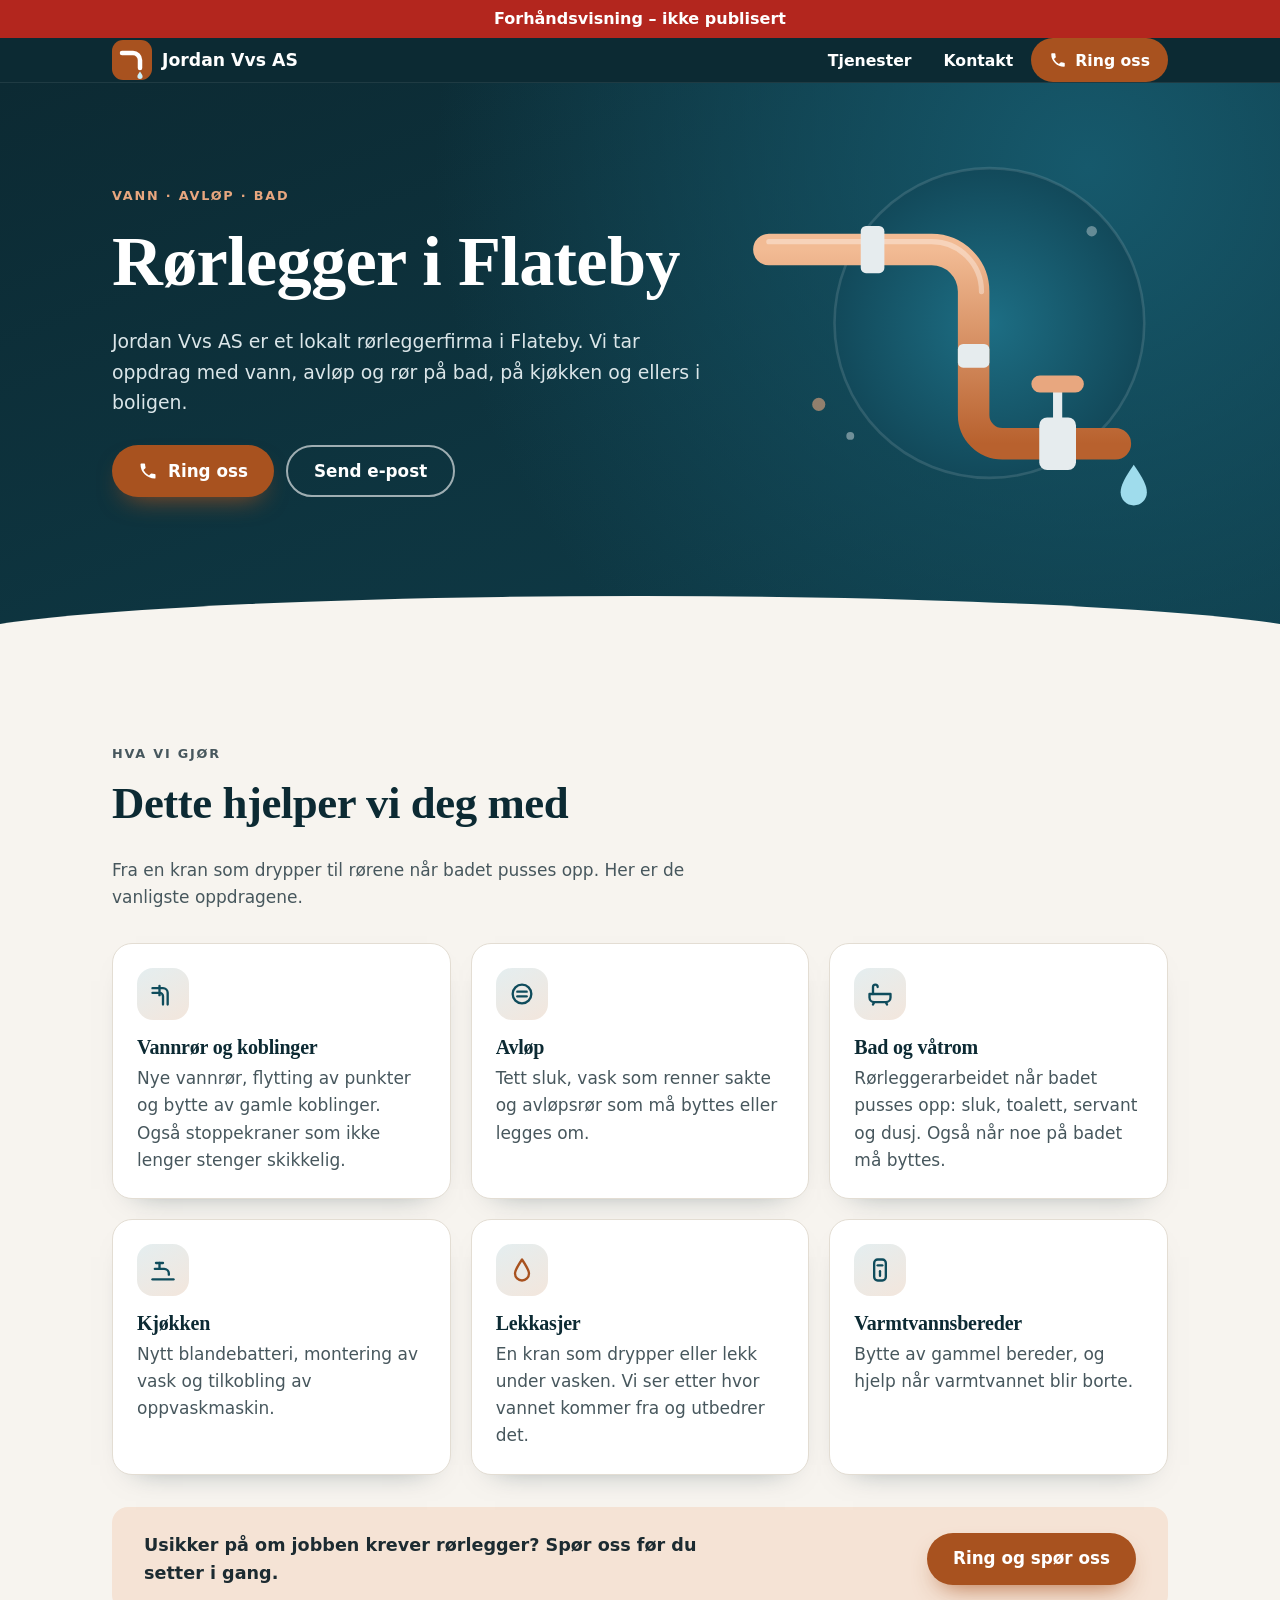
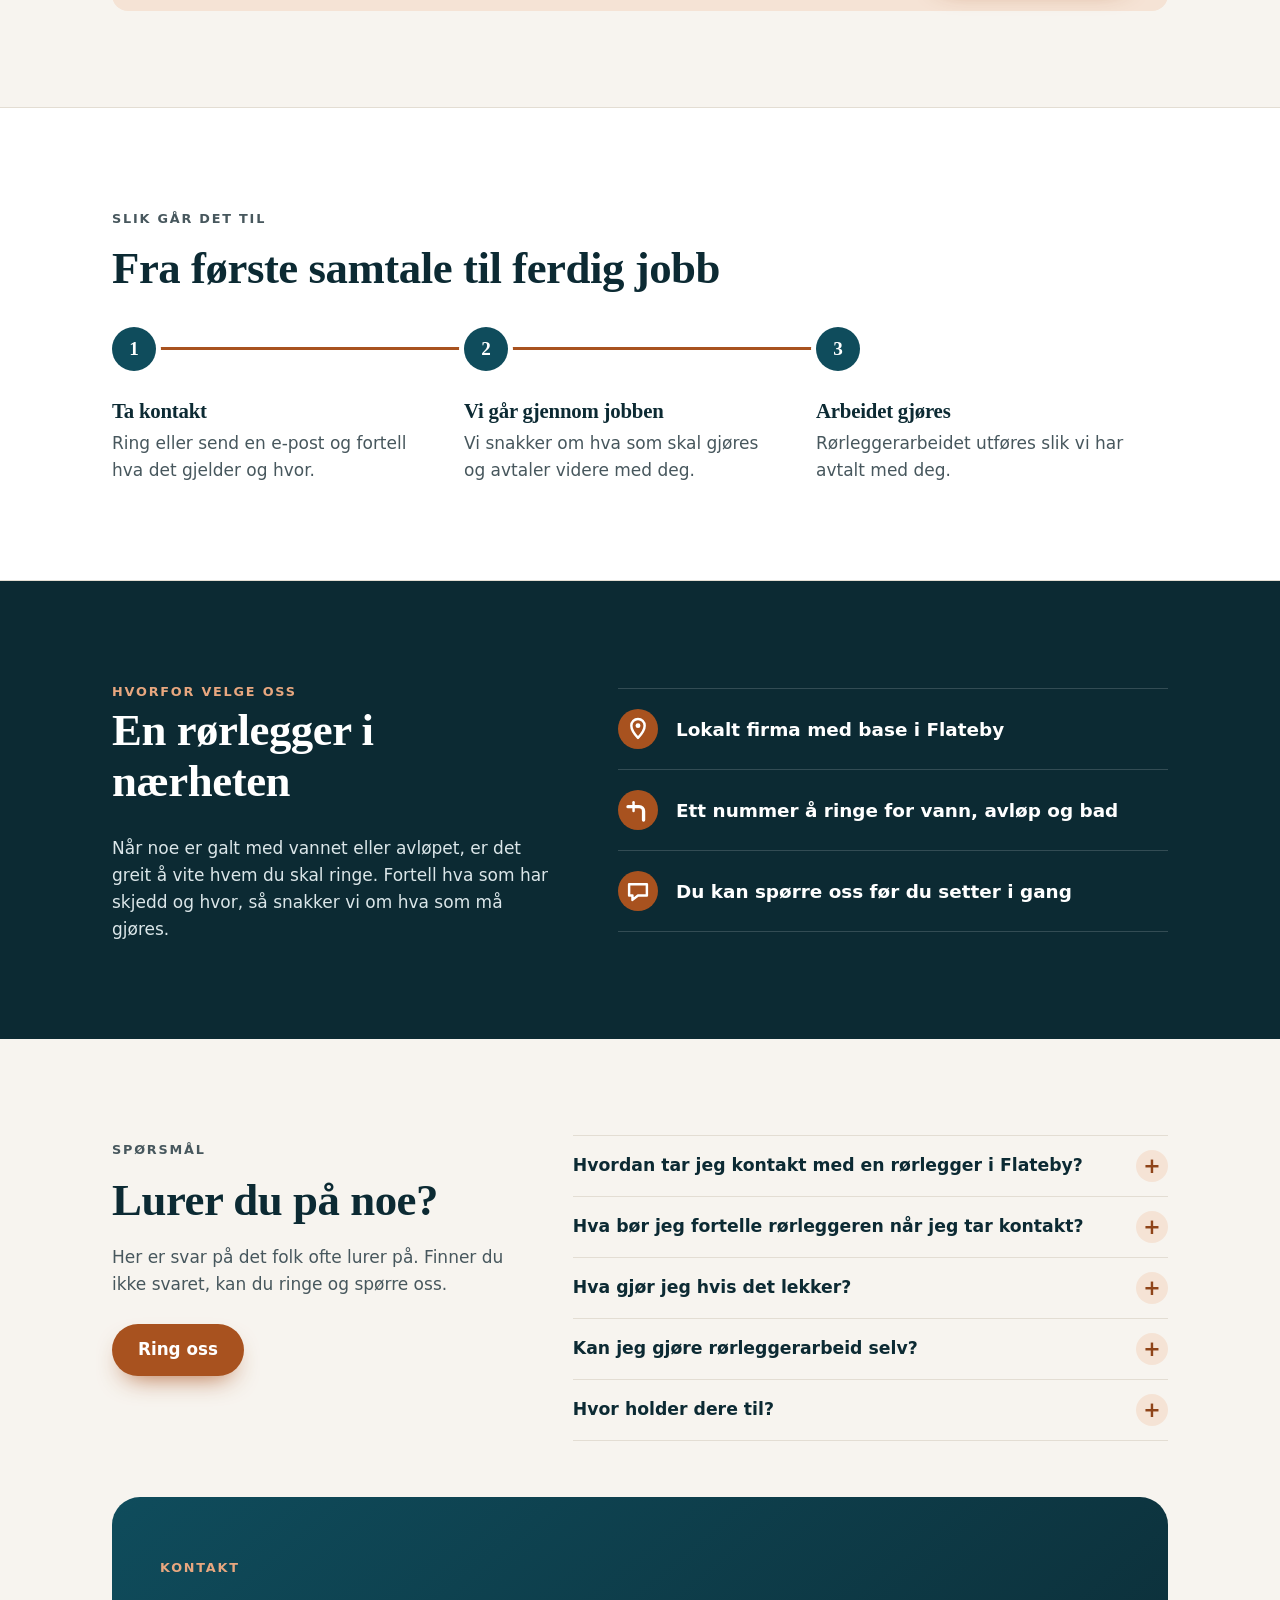
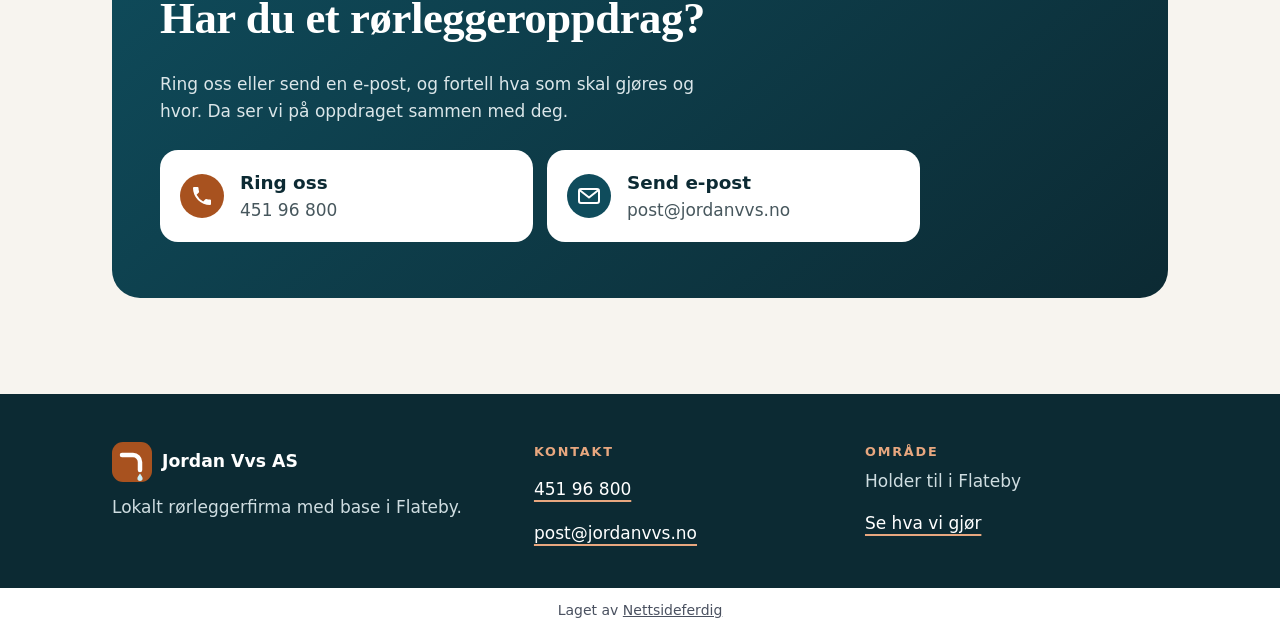
<file: index.html>
<!doctype html>
<html lang="nb">
<head>
<meta charset="utf-8">
<meta name="viewport" content="width=device-width, initial-scale=1">
<title>Rørlegger i Flateby | Jordan Vvs AS</title>
<meta name="description" content="Jordan Vvs AS utfører rørleggerarbeid i Flateby. Ta kontakt på telefon eller e-post og fortell hva som skal gjøres.">
<link rel="canonical" href="https://andersmathisen7-design.github.io/side-jordan-vvs-as-4c82f648/">
<meta property="og:type" content="website">
<meta property="og:locale" content="nb_NO">
<meta property="og:site_name" content="Jordan Vvs AS">
<meta property="og:title" content="Rørlegger i Flateby | Jordan Vvs AS">
<meta property="og:description" content="Jordan Vvs AS utfører rørleggerarbeid i Flateby. Ta kontakt på telefon eller e-post og fortell hva som skal gjøres.">
<meta property="og:url" content="https://andersmathisen7-design.github.io/side-jordan-vvs-as-4c82f648/">
<meta http-equiv="Content-Security-Policy" content="default-src 'none'; style-src 'self'; img-src 'self'; manifest-src 'self'; worker-src 'self'; script-src 'self'">
<link rel="stylesheet" href="./style.css">
<meta name="theme-color" content="#0f4c5c">
<link rel="manifest" href="./manifest.webmanifest">
<link rel="icon" href="./icon.svg" type="image/svg+xml">
<script src="./pwa.js" defer></script>
<meta name="robots" content="noindex,nofollow">
<script type="application/ld+json">{"@context":"https://schema.org","@type":"Plumber","name":"Jordan Vvs AS","description":"Jordan Vvs AS utfører rørleggerarbeid i Flateby. Ta kontakt på telefon eller e-post og fortell hva som skal gjøres.","email":"post@jordanvvs.no","areaServed":"Flateby","url":"https://andersmathisen7-design.github.io/side-jordan-vvs-as-4c82f648","telephone":"451 96 800"}</script>
</head>
<body>
<div class="forhandsstripe">Forhåndsvisning – ikke publisert</div>
<header class="topp"><div class="wrap topp-inner"><a class="merke" href="./"><svg class="logo" viewBox="0 0 40 40" aria-hidden="true"><rect width="40" height="40" rx="11" fill="#a8521f"/><path d="M10 13h11a7 7 0 0 1 7 7v8" fill="none" stroke="#ffffff" stroke-width="4.5" stroke-linecap="round"/><path d="M28 31.5c-1.8 2.6-2.6 3.8-2.6 4.8a2.6 2.6 0 0 0 5.2 0c0-1-.8-2.2-2.6-4.8z" fill="#cdeef6"/></svg><span>Jordan Vvs AS</span></a><nav aria-label="Hovedmeny"><ul class="meny"><li><a href="./#tjenester">Tjenester</a></li><li><a href="./#kontakt">Kontakt</a></li><li><a class="meny-ring" href="tel:45196800"><svg viewBox="0 0 24 24" aria-hidden="true"><path d="M6.6 10.8a15.2 15.2 0 0 0 6.6 6.6l2.2-2.2a1 1 0 0 1 1-.25 11.4 11.4 0 0 0 3.6.57 1 1 0 0 1 1 1V20a1 1 0 0 1-1 1A17 17 0 0 1 3 4a1 1 0 0 1 1-1h3.5a1 1 0 0 1 1 1c0 1.25.2 2.45.57 3.6a1 1 0 0 1-.25 1z" fill="#ffffff"/></svg><span>Ring<span class="ring-ekstra"> oss</span></span></a></li></ul></nav></div></header>
<main>
<section class="hero"><div class="wrap hero-grid"><div><p class="etikett">Vann · avløp · bad</p><h1>Rørlegger i Flateby</h1><p class="ingress">Jordan Vvs AS er et lokalt rørleggerfirma i Flateby. Vi tar oppdrag med vann, avløp og rør på bad, på kjøkken og ellers i boligen.</p><div class="knapper"><a class="knapp knapp-hoved" href="tel:45196800"><svg viewBox="0 0 24 24" aria-hidden="true"><path d="M6.6 10.8a15.2 15.2 0 0 0 6.6 6.6l2.2-2.2a1 1 0 0 1 1-.25 11.4 11.4 0 0 0 3.6.57 1 1 0 0 1 1 1V20a1 1 0 0 1-1 1A17 17 0 0 1 3 4a1 1 0 0 1 1-1h3.5a1 1 0 0 1 1 1c0 1.25.2 2.45.57 3.6a1 1 0 0 1-.25 1z" fill="#ffffff"/></svg>Ring oss</a><a class="knapp knapp-linje" href="mailto:post@jordanvvs.no">Send e-post</a></div></div><div class="hero-bilde"><svg viewBox="0 0 320 280" aria-hidden="true"><defs><linearGradient id="kobber" x1="0" y1="0" x2="0" y2="1"><stop offset="0" stop-color="#f2bb94"/><stop offset="1" stop-color="#b8612e"/></linearGradient><radialGradient id="glod" cx="0.5" cy="0.5" r="0.5"><stop offset="0" stop-color="#1d6e84"/><stop offset="1" stop-color="#12495a"/></radialGradient></defs><circle cx="190" cy="128" r="118" fill="url(#glod)"/><circle cx="190" cy="128" r="118" fill="none" stroke="#ffffff" stroke-opacity="0.12" stroke-width="2"/><path d="M22 72H146a32 32 0 0 1 32 32V198a22 22 0 0 0 22 22H286" fill="none" stroke="url(#kobber)" stroke-width="24" stroke-linecap="round"/><path d="M22 66H146a38 38 0 0 1 38 38" fill="none" stroke="#ffffff" stroke-opacity="0.35" stroke-width="4" stroke-linecap="round"/><rect x="92" y="54" width="18" height="36" rx="4" fill="#e6ecee"/><rect x="166" y="144" width="24" height="18" rx="4" fill="#e6ecee"/><rect x="228" y="200" width="28" height="40" rx="6" fill="#e6ecee"/><line x1="242" y1="200" x2="242" y2="178" stroke="#e6ecee" stroke-width="7" stroke-linecap="round"/><rect x="222" y="168" width="40" height="13" rx="6.5" fill="#e8a77f"/><path d="M300 236c-7 10-10 16-10 21a10 10 0 0 0 20 0c0-5-3-11-10-21z" fill="#9fdcec"/><circle cx="60" cy="190" r="5" fill="#e8a77f" fill-opacity="0.6"/><circle cx="84" cy="214" r="3" fill="#ffffff" fill-opacity="0.4"/><circle cx="268" cy="58" r="4" fill="#ffffff" fill-opacity="0.35"/></svg></div></div></section><section class="seksjon" id="tjenester" aria-labelledby="tjenester-tittel"><div class="wrap"><div class="seksjon-topp"><p class="etikett">Hva vi gjør</p><h2 id="tjenester-tittel">Dette hjelper vi deg med</h2><p>Fra en kran som drypper til rørene når badet pusses opp. Her er de vanligste oppdragene.</p></div><ul class="kort-grid"><li class="kort"><div class="ikon" aria-hidden="true"><svg viewBox="0 0 24 24"><g fill="none" stroke="#0f4c5c" stroke-width="2" stroke-linecap="round" stroke-linejoin="round"><path d="M3 7h9a4 4 0 0 1 4 4v10"/><path d="M3 11h6a3 3 0 0 1 3 3v7"/><path d="M9 5v8"/></g></svg></div><h3>Vannrør og koblinger</h3><p>Nye vannrør, flytting av punkter og bytte av gamle koblinger. Også stoppekraner som ikke lenger stenger skikkelig.</p></li><li class="kort"><div class="ikon" aria-hidden="true"><svg viewBox="0 0 24 24"><g fill="none" stroke="#0f4c5c" stroke-width="2" stroke-linecap="round" stroke-linejoin="round"><circle cx="12" cy="12" r="8"/><path d="M8 10h8"/><path d="M8 14h8"/></g></svg></div><h3>Avløp</h3><p>Tett sluk, vask som renner sakte og avløpsrør som må byttes eller legges om.</p></li><li class="kort"><div class="ikon" aria-hidden="true"><svg viewBox="0 0 24 24"><g fill="none" stroke="#0f4c5c" stroke-width="2" stroke-linecap="round" stroke-linejoin="round"><path d="M3 12h18v3a4 4 0 0 1-4 4H7a4 4 0 0 1-4-4z"/><path d="M6 12V6a2 2 0 0 1 4 0"/><path d="M7 19l-1 2"/><path d="M17 19l1 2"/></g></svg></div><h3>Bad og våtrom</h3><p>Rørleggerarbeidet når badet pusses opp: sluk, toalett, servant og dusj. Også når noe på badet må byttes.</p></li><li class="kort"><div class="ikon" aria-hidden="true"><svg viewBox="0 0 24 24"><g fill="none" stroke="#0f4c5c" stroke-width="2" stroke-linecap="round" stroke-linejoin="round"><path d="M5 11h8a4 4 0 0 1 4 4v1"/><path d="M9 11V6"/><path d="M6 6h6"/><path d="M3 20h18"/></g></svg></div><h3>Kjøkken</h3><p>Nytt blandebatteri, montering av vask og tilkobling av oppvaskmaskin.</p></li><li class="kort"><div class="ikon" aria-hidden="true"><svg viewBox="0 0 24 24"><g fill="none" stroke="#a8521f" stroke-width="2" stroke-linecap="round" stroke-linejoin="round"><path d="M12 3c-4 6-6 9-6 12a6 6 0 0 0 12 0c0-3-2-6-6-12z"/></g></svg></div><h3>Lekkasjer</h3><p>En kran som drypper eller lekk under vasken. Vi ser etter hvor vannet kommer fra og utbedrer det.</p></li><li class="kort"><div class="ikon" aria-hidden="true"><svg viewBox="0 0 24 24"><g fill="none" stroke="#0f4c5c" stroke-width="2" stroke-linecap="round" stroke-linejoin="round"><rect x="7" y="3" width="10" height="18" rx="3"/><path d="M10 8h4"/><path d="M12 13v4"/></g></svg></div><h3>Varmtvannsbereder</h3><p>Bytte av gammel bereder, og hjelp når varmtvannet blir borte.</p></li></ul><div class="tjeneste-bunn"><p>Usikker på om jobben krever rørlegger? Spør oss før du setter i gang.</p><a class="knapp knapp-hoved" href="tel:45196800">Ring og spør oss</a></div></div></section><section class="seksjon steg" aria-labelledby="steg-tittel"><div class="wrap"><div class="seksjon-topp"><p class="etikett">Slik går det til</p><h2 id="steg-tittel">Fra første samtale til ferdig jobb</h2></div><ol class="steg-liste"><li><span class="nr" aria-hidden="true">1</span><h3>Ta kontakt</h3><p>Ring eller send en e-post og fortell hva det gjelder og hvor.</p></li><li><span class="nr" aria-hidden="true">2</span><h3>Vi går gjennom jobben</h3><p>Vi snakker om hva som skal gjøres og avtaler videre med deg.</p></li><li><span class="nr" aria-hidden="true">3</span><h3>Arbeidet gjøres</h3><p>Rørleggerarbeidet utføres slik vi har avtalt med deg.</p></li></ol></div></section><section class="seksjon fordeler" aria-labelledby="fordel-tittel"><div class="wrap split"><div class="fordeler-tekst"><p class="etikett">Hvorfor velge oss</p><h2 id="fordel-tittel">En rørlegger i nærheten</h2><p>Når noe er galt med vannet eller avløpet, er det greit å vite hvem du skal ringe. Fortell hva som har skjedd og hvor, så snakker vi om hva som må gjøres.</p></div><ul class="fordel-liste"><li><svg viewBox="0 0 36 36" aria-hidden="true"><circle cx="18" cy="18" r="18" fill="#a8521f"/><path d="M18 9a6 6 0 0 0-6 6c0 4.5 6 11 6 11s6-6.5 6-11a6 6 0 0 0-6-6z" fill="none" stroke="#ffffff" stroke-width="2.2" stroke-linejoin="round"/><circle cx="18" cy="15" r="2.2" fill="#ffffff"/></svg>Lokalt firma med base i Flateby</li><li><svg viewBox="0 0 36 36" aria-hidden="true"><circle cx="18" cy="18" r="18" fill="#a8521f"/><path d="M9 15h10a4 4 0 0 1 4 4v8" fill="none" stroke="#ffffff" stroke-width="3" stroke-linecap="round"/><path d="M14 11v8" fill="none" stroke="#ffffff" stroke-width="2.2" stroke-linecap="round"/></svg>Ett nummer å ringe for vann, avløp og bad</li><li><svg viewBox="0 0 36 36" aria-hidden="true"><circle cx="18" cy="18" r="18" fill="#a8521f"/><path d="M10 12h16v10h-8l-5 4v-4h-3z" fill="none" stroke="#ffffff" stroke-width="2.2" stroke-linejoin="round"/></svg>Du kan spørre oss før du setter i gang</li></ul></div></section><section class="seksjon faq" aria-labelledby="faq-tittel"><div class="wrap faq-grid"><div class="faq-intro"><p class="etikett">Spørsmål</p><h2 id="faq-tittel">Lurer du på noe?</h2><p>Her er svar på det folk ofte lurer på. Finner du ikke svaret, kan du ringe og spørre oss.</p><a class="knapp knapp-hoved" href="tel:45196800">Ring oss</a></div><div class="sporsmal"><details><summary>Hvordan tar jeg kontakt med en rørlegger i Flateby?</summary><p>Du kan ringe oss eller sende en e-post. Telefonnummer og e-postadresse står nederst på siden.</p></details><details><summary>Hva bør jeg fortelle rørleggeren når jeg tar kontakt?</summary><p>Hva slags jobb det gjelder, hvor den er, og om det haster. Har du bilder av det som skal fikses, kan du gjerne legge dem ved e-posten.</p></details><details><summary>Hva gjør jeg hvis det lekker?</summary><p>Steng hovedstoppekranen for vannet hvis du kan, og tørk opp det du rekker for å begrense skaden. Ring deretter en rørlegger.</p></details><details><summary>Kan jeg gjøre rørleggerarbeid selv?</summary><p>Arbeid på vann- og avløpsrør i boligen bør gjøres av en rørlegger. Er du usikker på hva du kan gjøre selv, kan du spørre oss.</p></details><details><summary>Hvor holder dere til?</summary><p>Vi holder til i Flateby. Gjelder jobben et annet sted i nærheten, kan du ringe eller sende en e-post og spørre om vi kan ta den.</p></details></div></div></section><section class="kontakt" id="kontakt" aria-labelledby="kontakt-tittel"><div class="wrap"><div class="kontakt-boks"><p class="etikett">Kontakt</p><h2 id="kontakt-tittel">Har du et rørleggeroppdrag?</h2><p>Ring oss eller send en e-post, og fortell hva som skal gjøres og hvor. Da ser vi på oppdraget sammen med deg.</p><div class="kontakt-valg"><a class="kontaktkort" href="tel:45196800"><svg viewBox="0 0 44 44" aria-hidden="true"><circle cx="22" cy="22" r="22" fill="#a8521f"/><path d="M16.6 20.8a15.2 15.2 0 0 0 6.6 6.6l2.2-2.2a1 1 0 0 1 1-.25 11.4 11.4 0 0 0 3.6.57 1 1 0 0 1 1 1V30a1 1 0 0 1-1 1A17 17 0 0 1 13 14a1 1 0 0 1 1-1h3.5a1 1 0 0 1 1 1c0 1.25.2 2.45.57 3.6a1 1 0 0 1-.25 1z" fill="#ffffff"/></svg><div><strong>Ring oss</strong><span>451 96 800</span></div></a><a class="kontaktkort" href="mailto:post@jordanvvs.no"><svg viewBox="0 0 44 44" aria-hidden="true"><circle cx="22" cy="22" r="22" fill="#0f4c5c"/><rect x="12" y="15" width="20" height="14" rx="2" fill="none" stroke="#ffffff" stroke-width="2"/><path d="M12.5 16l9.5 7.5 9.5-7.5" fill="none" stroke="#ffffff" stroke-width="2" stroke-linejoin="round"/></svg><div><strong>Send e-post</strong><span>post@jordanvvs.no</span></div></a></div></div></div></section>
</main>
<footer class="bunn"><div class="wrap bunn-grid"><div><p class="bunn-navn"><svg class="logo" viewBox="0 0 40 40" aria-hidden="true"><rect width="40" height="40" rx="11" fill="#a8521f"/><path d="M10 13h11a7 7 0 0 1 7 7v8" fill="none" stroke="#ffffff" stroke-width="4.5" stroke-linecap="round"/><path d="M28 31.5c-1.8 2.6-2.6 3.8-2.6 4.8a2.6 2.6 0 0 0 5.2 0c0-1-.8-2.2-2.6-4.8z" fill="#cdeef6"/></svg><span>Jordan Vvs AS</span></p><p>Lokalt rørleggerfirma med base i Flateby.</p></div><div><p class="bunn-tittel">Kontakt</p><address><a href="tel:45196800">451 96 800</a><br><a href="mailto:post@jordanvvs.no">post@jordanvvs.no</a></address></div><div><p class="bunn-tittel">Område</p><p>Holder til i Flateby</p><a href="./#tjenester">Se hva vi gjør</a></div></div></footer>
<p class="nf-byra">Laget av <a href="https://nettsideferdig.no/">Nettsideferdig</a></p>
</body>
</html>
</file>
<file: style.css>
/* Fast fra Sidefabrikken: bestillingswidgeten. */
:root { --nf-farge: #0f4c5c; }
#nf-bestill [hidden] { display: none !important; }
#nf-bestill button { font: inherit; padding: 0.5rem 0.9rem; margin: 0.2rem; border: 1px solid var(--nf-farge); border-radius: 6px; background: #fff; color: var(--nf-farge); cursor: pointer; }
#nf-bestill button:disabled { opacity: 0.6; }
#nf-bestill .nf-knapp { background: var(--nf-farge); color: #fff; }
#nf-bestill .nf-tjeneste { display: block; width: 100%; text-align: left; }
#nf-bestill .nf-tjeneste small, #nf-bestill .nf-vare small { display: block; color: #555; }
#nf-bestill .nf-felt { display: block; margin: 0.5rem 0; }
#nf-bestill input, #nf-bestill select, #nf-bestill textarea { font: inherit; padding: 0.4rem; border: 1px solid #c5cad3; border-radius: 4px; display: block; width: 100%; max-width: 24rem; }
#nf-bestill input[type="checkbox"], #nf-bestill input[type="radio"] { display: inline-block; width: auto; margin: 0 0.4rem 0 0; vertical-align: middle; }
#nf-bestill .nf-rad { display: flex; flex-wrap: wrap; gap: 0.5rem; }
#nf-bestill .nf-vare { padding: 0.4rem 0; border-bottom: 1px solid #e3e6eb; }
#nf-bestill .nf-feil, #nf-bestill .nf-utsolgt { color: #b3261e; }
#nf-bestill .nf-test { background: #fff4e5; padding: 0.4rem 0.8rem; border-radius: 6px; }
#nf-bestill .nf-oppsummering { font-weight: 600; }
#nf-bestill .nf-faner { display: flex; flex-wrap: wrap; gap: 0.25rem; margin: 0.5rem 0 1rem; }
#nf-bestill .nf-fane.nf-valgt, #nf-bestill .nf-dag.nf-valgt { background: var(--nf-farge); color: #fff; }
#nf-bestill .nf-adresse { position: relative; max-width: 24rem; }
#nf-bestill .nf-forslag { position: absolute; top: 100%; left: 0; right: 0; z-index: 10; max-height: 15rem; overflow-y: auto; background: #fff; border: 1px solid #c5cad3; border-radius: 4px; box-shadow: 0 4px 12px rgba(0, 0, 0, 0.15); }
#nf-bestill .nf-forslag button { display: block; width: 100%; margin: 0; border: 0; border-radius: 0; padding: 0.5rem 0.75rem; text-align: left; color: inherit; }
#nf-bestill .nf-forslag button:hover, #nf-bestill .nf-forslag button:focus { background: #f4f7fb; }
#nf-bestill .nf-dager { display: flex; flex-wrap: wrap; gap: 0.25rem; margin: 0.5rem 0; }
#nf-bestill .nf-dag.nf-full { text-decoration: line-through; color: #777; border-color: #c5cad3; }
#nf-bestill .nf-tillegg { margin: 0.5rem 0; }
#nf-bestill .nf-sporsmal { margin: 0.8rem 0; }
#nf-bestill .nf-hjelp { display: block; font-size: 0.875rem; color: #666; margin: 0.15rem 0 0.25rem; }
#nf-bestill .nf-sum { font-weight: 700; font-size: 1.15rem; }
#nf-bestill .nf-ja-nei { display: flex; gap: 1.5rem; margin-top: 0.25rem; }
.prisliste table { border-collapse: collapse; width: 100%; max-width: 36rem; }
.prisliste th, .prisliste td { text-align: left; padding: 0.4rem 0.6rem 0.4rem 0; border-bottom: 1px solid #e3e6eb; vertical-align: top; }
.prisliste td:last-child, .prisliste th:last-child { text-align: right; white-space: nowrap; padding-right: 0; }
.prisliste small { color: #555; }
.prisliste .prisinfo { font-size: 0.875rem; color: #555; }

main > section.melding, main > section.bestill { box-sizing: border-box; max-width: 42rem; margin: 0 auto; padding: 2.5rem 1.25rem 3.5rem; }
.nf-skjema .nf-felt { display: block; margin: 0.75rem 0; }
.nf-skjema label, .nf-skjema legend { display: block; font-weight: 600; }
.nf-skjema fieldset { border: 0; padding: 0; margin: 0.75rem 0; min-width: 0; }
.nf-skjema fieldset label { font-weight: 400; }
.nf-skjema input, .nf-skjema textarea { font: inherit; padding: 0.5rem; border: 1px solid #c5cad3; border-radius: 4px; display: block; width: 100%; max-width: 32rem; }
.nf-skjema input[type="radio"] { display: inline-block; width: auto; margin: 0 0.4rem 0 0; vertical-align: middle; }
.nf-skjema input:focus, .nf-skjema textarea:focus { outline: 2px solid var(--nf-farge); outline-offset: 1px; }
.nf-skjema button { font: inherit; font-weight: 600; border: 0; cursor: pointer; padding: 0.85rem 1.5rem; border-radius: 6px; background: var(--nf-farge); color: #fff; min-height: 44px; }
.nf-skjema .nf-info { font-size: 0.875rem; color: #555; }

/* Designet */
:root{--hav:#0f4c5c;--natt:#0c2a33;--kobber:#a8521f;--kobber-mork:#8f4419;--kobber-lys:#e8a77f;--kobber-flate:#f5e3d5;--papir:#f7f4ef;--tekst:#1c2b31;--dempet:#47575d;--linje:#e3ddd3}*,*::before,*::after{box-sizing:border-box}body{margin:0;background:var(--papir);color:var(--tekst);font-family:system-ui,"Segoe UI",Helvetica,Arial,sans-serif;font-size:1.0625rem;line-height:1.6;-webkit-text-size-adjust:100%}h1,h2,h3{font-family:Georgia,"Iowan Old Style",serif;line-height:1.15;margin:0 0 .6em;letter-spacing:-.01em}p{margin:0 0 1em}a{color:var(--hav)}a:focus-visible,summary:focus-visible{outline:3px solid var(--kobber-lys);outline-offset:3px;border-radius:6px}svg{display:block}.wrap{width:100%;max-width:1120px;margin:0 auto;padding:0 20px}.topp{background:var(--natt);color:#fff;border-bottom:1px solid rgba(255,255,255,.08)}.topp-inner{display:flex;align-items:center;justify-content:space-between;gap:12px;padding-top:10px;padding-bottom:10px}.merke{display:flex;align-items:center;gap:10px;color:#fff;text-decoration:none;font-weight:700;font-size:1.08rem;min-height:44px;min-width:0}.logo{width:40px;height:40px;flex:none}.meny{list-style:none;margin:0;padding:0;display:flex;align-items:center;gap:4px}.meny a{display:inline-flex;align-items:center;gap:8px;min-height:44px;padding:0 14px;color:#fff;text-decoration:none;border-radius:999px;font-weight:600;font-size:.98rem;white-space:nowrap}.meny a:hover{background:rgba(255,255,255,.1)}.meny a.meny-ring{background:var(--kobber);padding:0 18px}.meny a.meny-ring:hover{background:var(--kobber-mork)}.meny-ring svg{width:18px;height:18px;flex:none}.hero{background:radial-gradient(circle at 85% 15%,#16596c 0,rgba(22,89,108,0) 55%),linear-gradient(160deg,#0c2a33 0%,#0f3d4a 100%);color:#fff;padding:44px 0 88px;position:relative;overflow:hidden}.hero::after{content:"";position:absolute;left:-5%;right:-5%;bottom:-1px;height:48px;background:var(--papir);border-radius:50% 50% 0 0/100% 100% 0 0}.hero-grid{display:grid;gap:28px;align-items:center}.etikett{display:inline-block;font-size:.8rem;font-weight:700;letter-spacing:.14em;text-transform:uppercase;color:var(--kobber);margin-bottom:14px}.hero .etikett,.fordeler .etikett{color:var(--kobber-lys)}.hero h1{font-size:clamp(2.5rem,9vw,4.4rem);color:#fff;margin-bottom:.35em}.ingress{font-size:1.18rem;color:#dbe6e9;max-width:32em}.knapper{display:flex;flex-wrap:wrap;gap:12px;margin-top:28px}.knapp{display:inline-flex;align-items:center;justify-content:center;gap:10px;min-height:52px;padding:0 26px;border-radius:999px;font-weight:700;text-decoration:none;font-size:1.05rem;transition:transform .15s ease,background-color .15s ease}.knapp svg{width:20px;height:20px}.knapp-hoved{background:var(--kobber);color:#fff;box-shadow:0 12px 26px -12px rgba(168,82,31,.9)}.knapp-hoved:hover{background:var(--kobber-mork);transform:translateY(-1px)}.knapp-linje{border:2px solid rgba(255,255,255,.6);color:#fff}.knapp-linje:hover{background:rgba(255,255,255,.08)}.hero-bilde svg{width:100%;max-width:300px;height:auto;margin:0 auto}.seksjon{padding:64px 0}h2{font-size:clamp(1.9rem,6vw,2.8rem);color:var(--natt)}.seksjon-topp{max-width:38em;margin-bottom:32px}.seksjon-topp p{color:var(--dempet)}.kort-grid{list-style:none;margin:0;padding:0;display:grid;gap:16px}.kort{background:#fff;border:1px solid var(--linje);border-radius:20px;padding:24px;box-shadow:0 14px 30px -24px rgba(12,42,51,.55);transition:transform .15s ease,border-color .15s ease}.kort:hover{transform:translateY(-2px);border-color:#cfc5b6}.ikon{width:52px;height:52px;border-radius:16px;background:linear-gradient(150deg,#e4eef0 0%,#f3e6dc 100%);display:flex;align-items:center;justify-content:center;margin-bottom:16px}.ikon svg{width:28px;height:28px}.kort h3{font-size:1.25rem;color:var(--natt);margin-bottom:.3em}.kort p{margin:0;color:var(--dempet)}.tjeneste-bunn{display:flex;flex-direction:column;align-items:flex-start;gap:16px;margin-top:32px;background:var(--kobber-flate);border-radius:16px;padding:24px}.tjeneste-bunn p{margin:0;max-width:34em;color:var(--tekst);font-weight:600;font-size:1.1rem}.tjeneste-bunn .knapp{margin:0;flex:none}.split{display:grid;gap:36px;align-items:center}.steg{background:#fff;border-top:1px solid var(--linje);border-bottom:1px solid var(--linje)}.steg-liste{list-style:none;margin:0;padding:0;display:grid;gap:0}.steg-liste li{position:relative;padding:0 0 36px 68px}.steg-liste li:last-child{padding-bottom:0}.steg-liste li:not(:last-child)::before{content:"";position:absolute;left:20px;top:44px;bottom:0;width:3px;background:var(--kobber)}.nr{position:absolute;left:0;top:0;z-index:1;display:inline-flex;align-items:center;justify-content:center;width:44px;height:44px;border-radius:50%;background:var(--hav);color:#fff;font-weight:700;font-family:Georgia,serif;font-size:1.2rem;box-shadow:0 0 0 5px #fff}.steg-liste h3{font-size:1.3rem;margin:8px 0 .35em;color:var(--natt)}.steg-liste p{margin:0;color:var(--dempet);max-width:26em}.fordeler{background:var(--natt);color:#fff}.fordeler h2{color:#fff}.fordeler-tekst p{color:#dbe6e9;max-width:32em;margin:0}.fordel-liste{list-style:none;margin:0;padding:0;border-bottom:1px solid rgba(255,255,255,.16)}.fordel-liste li{display:flex;gap:18px;align-items:center;font-size:1.15rem;font-weight:600;padding:20px 0;border-top:1px solid rgba(255,255,255,.16)}.fordel-liste svg{width:40px;height:40px;flex:none}.faq{padding-bottom:40px}.faq-grid{display:grid;gap:28px}.faq-intro h2{margin-bottom:.4em}.faq-intro p{color:var(--dempet);max-width:28em}.faq-intro .knapp{margin-top:8px}.sporsmal{border-top:1px solid var(--linje)}.sporsmal details{border-bottom:1px solid var(--linje)}.sporsmal summary{cursor:pointer;list-style:none;display:flex;align-items:center;justify-content:space-between;gap:16px;min-height:60px;padding:14px 0;font-weight:700;color:var(--natt);font-size:1.08rem}.sporsmal summary::-webkit-details-marker{display:none}.sporsmal summary::after{content:"+";flex:none;display:inline-flex;align-items:center;justify-content:center;width:32px;height:32px;border-radius:50%;background:var(--kobber-flate);color:var(--kobber-mork);font-size:1.3rem;line-height:1}.sporsmal details[open] summary::after{content:"−"}.sporsmal details p{padding:0 0 20px;margin:0;color:var(--dempet);max-width:40em}.kontakt{padding:0 0 64px}.kontakt-boks{background:linear-gradient(140deg,var(--hav) 0%,#0c2a33 100%);color:#fff;border-radius:28px;padding:40px 24px}.kontakt-boks .etikett{color:var(--kobber-lys)}.kontakt-boks h2{color:#fff}.kontakt-boks>p{color:#dbe6e9;max-width:32em}.kontakt-valg{display:grid;gap:14px;margin-top:24px}.kontaktkort{display:flex;align-items:center;gap:16px;background:#fff;color:var(--natt);text-decoration:none;border-radius:18px;padding:18px 20px;min-height:72px;transition:transform .15s ease}.kontaktkort:hover{transform:translateY(-2px)}.kontaktkort svg{width:44px;height:44px;flex:none}.kontaktkort strong{display:block;font-size:1.15rem}.kontaktkort span{display:block;color:var(--dempet);overflow-wrap:anywhere}.bunn{background:var(--natt);color:#cfdde1;padding:48px 0 32px}.bunn-grid{display:grid;gap:28px}.bunn p{margin:0 0 .4em}.bunn .bunn-navn{display:flex;align-items:center;gap:10px;color:#fff;font-weight:700;font-size:1.08rem;margin-bottom:12px}.bunn-tittel{font-size:.8rem;font-weight:700;letter-spacing:.14em;text-transform:uppercase;color:var(--kobber-lys)}.bunn address{font-style:normal}.bunn a{color:#fff;display:inline-flex;align-items:center;min-height:44px;overflow-wrap:anywhere;text-decoration:underline;text-decoration-color:var(--kobber-lys);text-decoration-thickness:2px;text-underline-offset:5px}.bunn a:hover{color:var(--kobber-lys)}@media (max-width:599px){.meny li:not(:last-child){display:none}.ring-ekstra{display:none}.merke{font-size:1rem;gap:8px}.logo{width:36px;height:36px}}@media (min-width:560px){.kort-grid{grid-template-columns:1fr 1fr}}@media (min-width:760px){.wrap{padding:0 32px}.topp{position:sticky;top:0;z-index:10}.hero{padding:72px 0 120px}.hero-grid{grid-template-columns:1.15fr .85fr}.hero-bilde svg{max-width:420px}.seksjon{padding:96px 0}.kort-grid{grid-template-columns:repeat(3,1fr);gap:20px}.tjeneste-bunn{flex-direction:row;justify-content:space-between;align-items:center;padding:24px 32px}.split{grid-template-columns:.9fr 1.1fr;gap:56px}.steg-liste{grid-template-columns:repeat(3,1fr)}.steg-liste li{padding:72px 32px 0 0}.steg-liste li:last-child{padding-bottom:0}.steg-liste li:not(:last-child)::before{left:44px;right:0;top:20px;bottom:auto;width:auto;height:3px}.steg-liste h3{margin-top:0}.faq{padding-bottom:56px}.faq-grid{grid-template-columns:.8fr 1.2fr;gap:64px;align-items:start}.kontakt{padding:0 0 96px}.kontakt-boks{padding:56px 48px}.kontakt-valg{grid-template-columns:1fr 1fr;max-width:760px}.bunn-grid{grid-template-columns:1.3fr 1fr 1fr}}

/* Fast fra Sidefabrikken */
.forhandsstripe { display: block !important; position: relative !important; z-index: 2147483647 !important; background: #b3261e !important; color: #fff !important; text-align: center !important; padding: 0.5rem 1rem !important; font: 600 1rem/1.4 system-ui, sans-serif !important; visibility: visible !important; opacity: 1 !important; max-height: none !important; height: auto !important; min-height: 0 !important; overflow: visible !important; margin: 0 !important; top: auto !important; left: auto !important; right: auto !important; bottom: auto !important; width: auto !important; transform: none !important; clip-path: none !important; filter: none !important; text-indent: 0 !important; font-size: 1rem !important; }
.nf-byra { display: block !important; position: static !important; inset: auto !important; z-index: auto !important; background: #fff !important; color: #4a5160 !important; text-align: center !important; padding: 0.75rem 1rem !important; margin: 0 !important; width: auto !important; max-width: none !important; height: auto !important; min-height: 0 !important; max-height: none !important; overflow: visible !important; visibility: visible !important; opacity: 1 !important; transform: none !important; clip-path: none !important; filter: none !important; font: 400 0.875rem/1.5 system-ui, sans-serif !important; letter-spacing: normal !important; text-indent: 0 !important; text-transform: none !important; }
.nf-byra a { display: inline !important; position: static !important; color: inherit !important; text-decoration: underline !important; font: inherit !important; visibility: visible !important; opacity: 1 !important; pointer-events: auto !important; }
.nf-felle { display: none !important; position: absolute !important; left: -10000px !important; width: 1px !important; height: 1px !important; overflow: hidden !important; }
</file>
